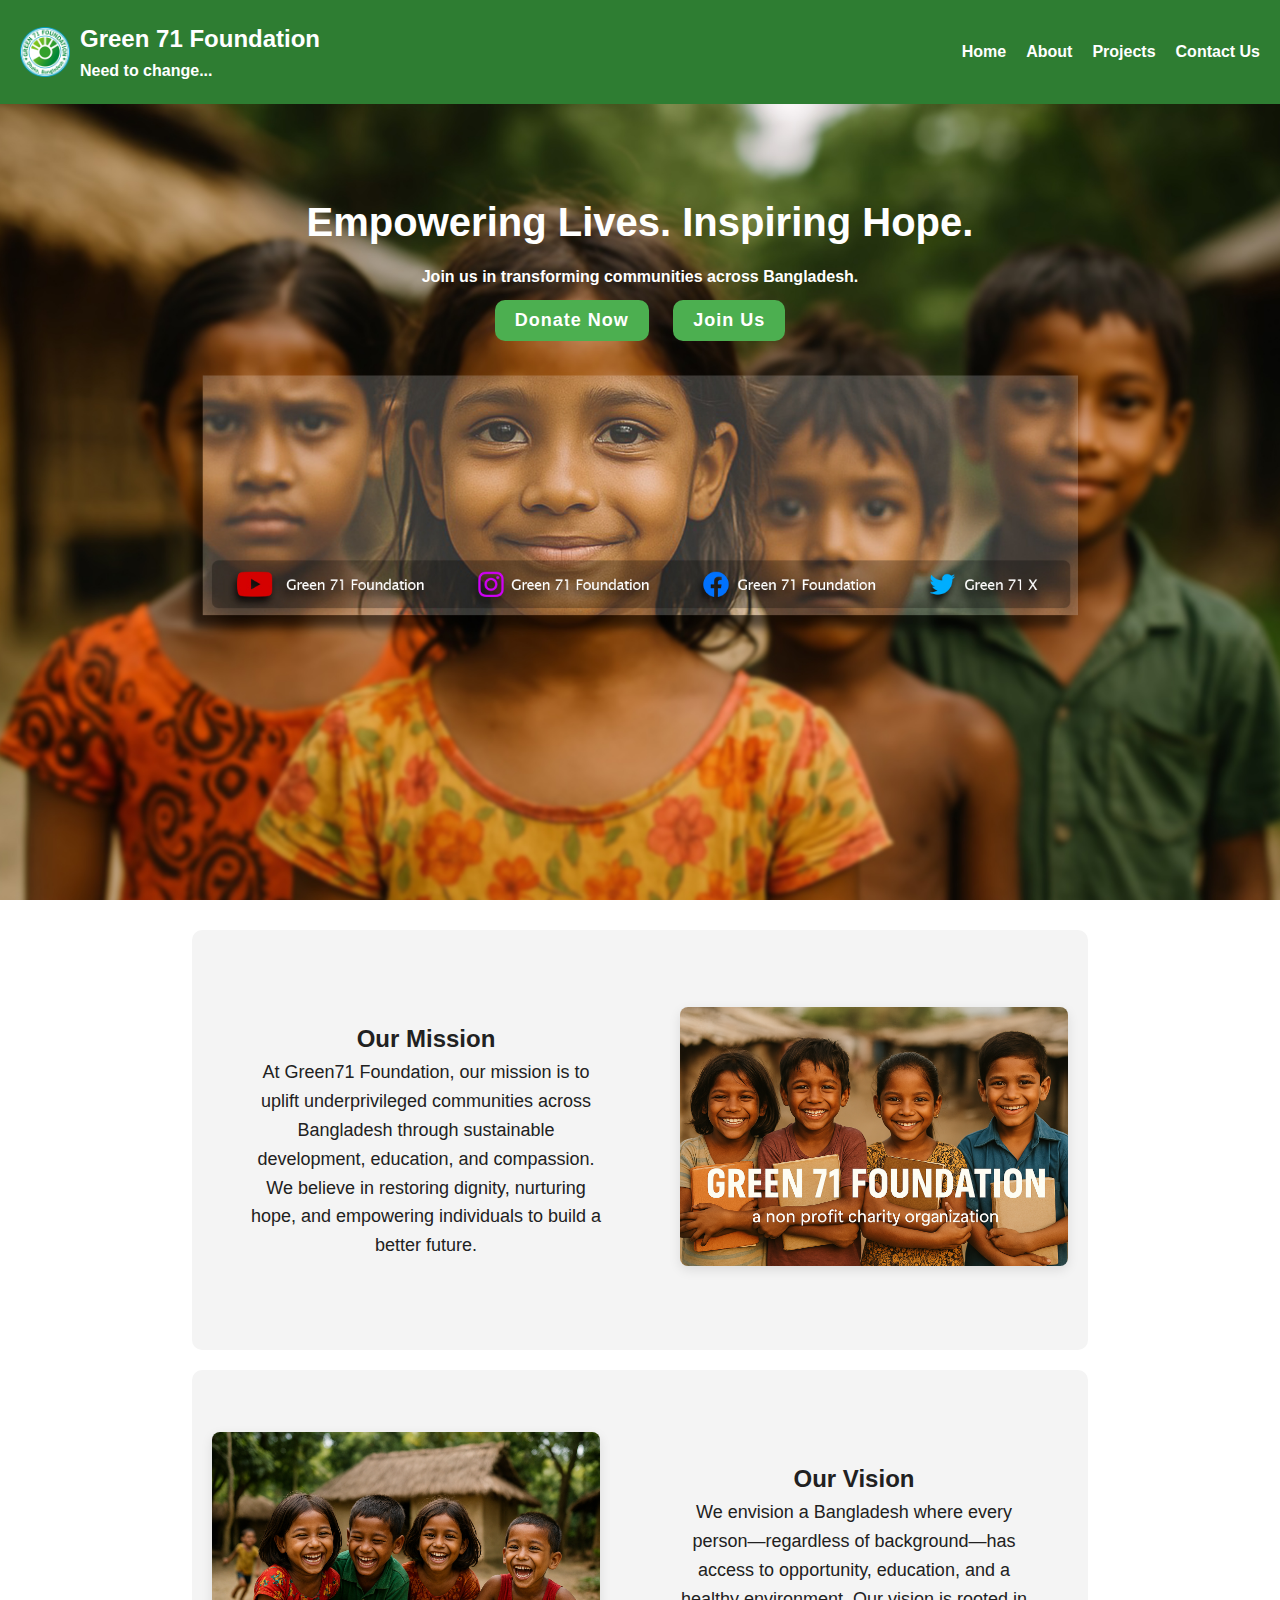
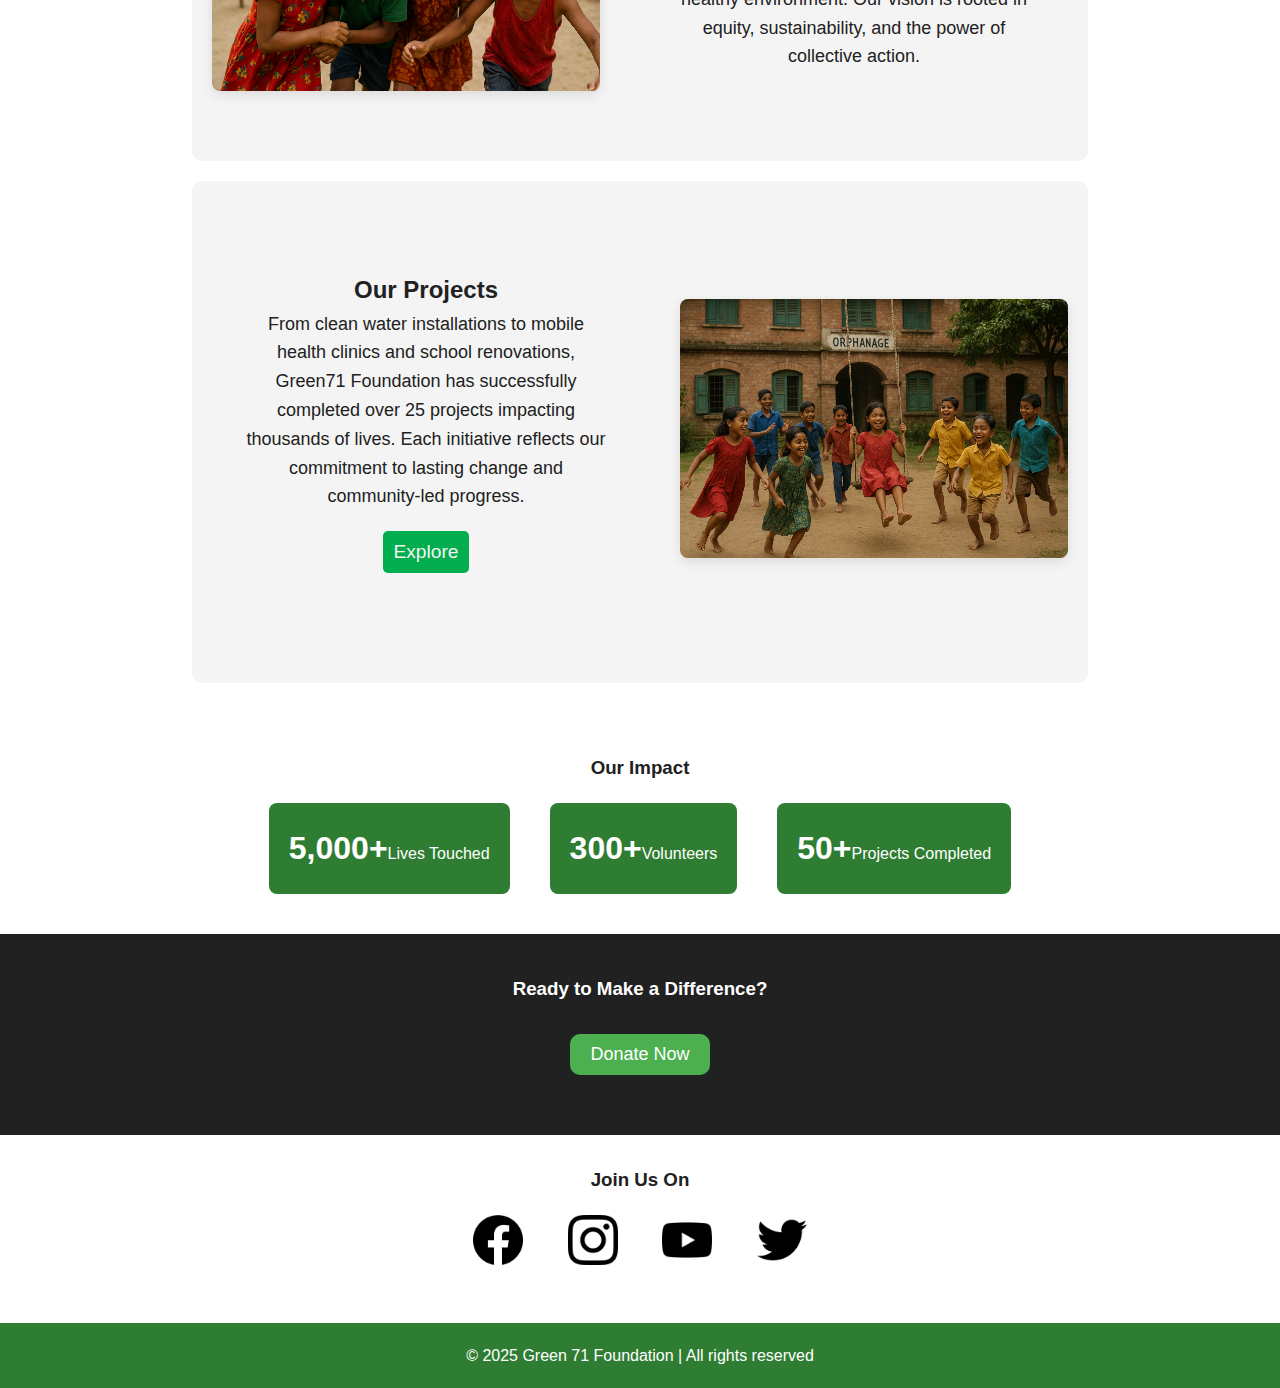
<file: index.html>
<!DOCTYPE html>
<html lang="en">
<head>
  <meta charset="UTF-8" />
  <meta name="viewport" content="width=device-width, initial-scale=1.0" />
  <title>Green 71 Foundation</title>
  <link rel="stylesheet" href="./styles.css" />
  <link rel="shortcut icon" href="./images//Green 71 Foundation Logo.png" type="image/x-icon">
</head>
<body>
  <header class="hero">
    <nav class="navbar">
      <a href="./">
        <img src="./images/Green 71 Foundation Logo.png" alt="Logo" width="50px">
        <div>
          <h1 class="logo">Green 71 Foundation</h1>
          <p>Need to change...</p>
        </div>
      </a>
      <ul class="nav-links" id="nav-list">
        <li><a href="./">Home</a></li>
        <li><a href="./about.html">About</a></li>
        <li><a href="./projects.html">Projects</a></li>
        <li><a href="./contact.html">Contact Us</a></li>
      </ul>
      <span class="menu" id="menuBtn">&#9776;</span>
      <span class="cross" id="crossBtn">&#215;</span>
    </nav>
    <div class="hero-content">
      <h2>Empowering Lives. Inspiring Hope.</h2>
      <p>Join us in transforming communities across Bangladesh.</p>
      <div class="cta-buttons">
        <button onclick="scrollToSection('donate')">Donate Now</button>
        <button onclick="scrollToSection('join')">Join Us</button>
      </div>
    </div>
  </header>
<div class="body">
  <div class="section mission">
  <div class="text-column">
    <h2>Our Mission</h2>
    <p>
      At Green71 Foundation, our mission is to uplift underprivileged communities across Bangladesh 
      through sustainable development, education, and compassion. We believe in restoring dignity, 
      nurturing hope, and empowering individuals to build a better future.
    </p>
  </div>
  <div class="image-column">
    <img src="./images/Create a professiona.png" alt="Community empowerment in action">
  </div>
</div>
<div class="section vision">
  <div class="image-column">
    <img src="./images/Bangladeshi children.png" alt="Hopeful children looking toward the future">
  </div>
  <div class="text-column">
    <h2>Our Vision</h2>
    <p>
      We envision a Bangladesh where every person—regardless of background—has access to opportunity, 
      education, and a healthy environment. Our vision is rooted in equity, sustainability, and the 
      power of collective action.
    </p>
  </div>
</div>
<div class="section completed-projects">
  <div class="text-column">
    <h2>Our Projects</h2>
    <p>
      From clean water installations to mobile health clinics and school renovations, Green71 Foundation 
      has successfully completed over 25 projects impacting thousands of lives. Each initiative reflects 
      our commitment to lasting change and community-led progress.
    </p>
    <a href="./projects.html">
      <button>Explore</button>
    </a>
  </div>
  <div class="image-column">
    <img src="./images/Create an image of a.png" alt="Volunteers celebrating project completion">
  </div>
</div>
</div>
  <section class="impact">
    <h3>Our Impact</h3>
    <div class="stats">
      <div><strong>5,000+</strong><span>Lives Touched</span></div>
      <div><strong>300+</strong><span>Volunteers</span></div>
      <div><strong>50+</strong><span>Projects Completed</span></div>
    </div>
  </section>

  <section class="cta" id="donate">
    <h3>Ready to Make a Difference?</h3>
    <a href="./donate.html">
      <button>Donate Now</button>
    </a>
  </section>

  <section id="join">
    <h3>Join Us On</h3>
    <div class="icons">
      <a href="https://www.facebook.com/people/Green-71-Foundation/61578868388127/" target="_blank">
        <img src="./Socials/facebook.png" alt="">
      </a>
      <a href="https://www.instagram.com/green71foundation/" target="_blank">
        <img src="./Socials/instagram.png" alt="">
      </a>
      <a href="https://www.youtube.com/@green71foundation" target="_blank">
        <img src="./Socials/youtube.png" alt="">
      </a>
      <a href="https://x.com/green71x" target="_blank">
        <img src="./Socials/twitter.png" alt="">
      </a>
    </div>
  </section>

  <footer>
    <p>&copy; 2025 Green 71 Foundation | All rights reserved</p>
  </footer>

  <script src="./script.js"></script>
</body>
</html>
</file>
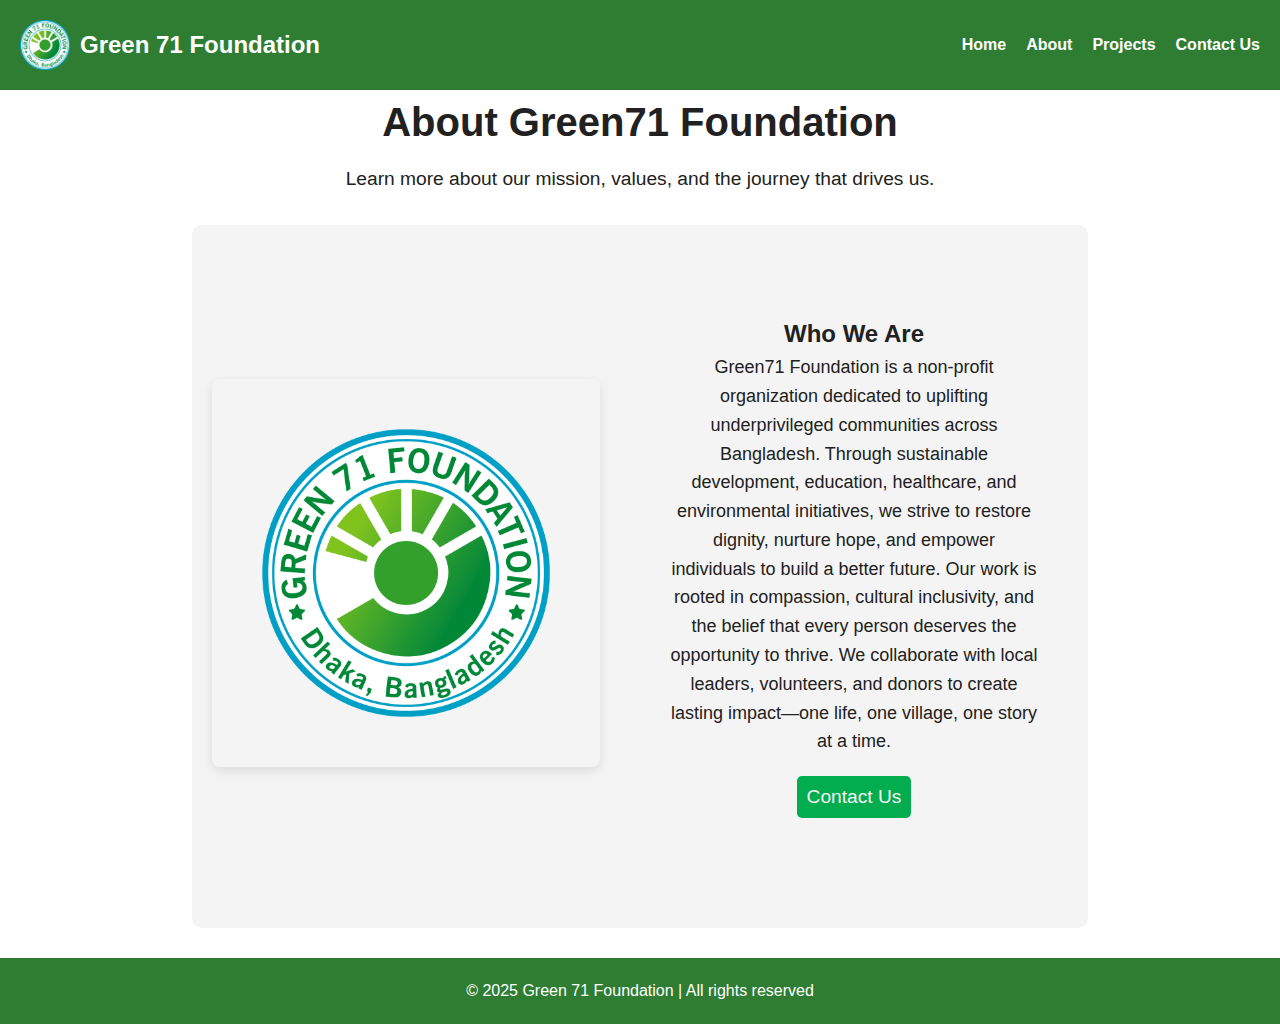
<file: about.html>
<!DOCTYPE html>
<html lang="en">
<head>
  <meta charset="UTF-8" />
  <meta name="viewport" content="width=device-width, initial-scale=1.0" />
  <link rel="shortcut icon" href="./images//Green 71 Foundation Logo.png" type="image/x-icon">
  <title>About Us | Green71 Foundation</title>
  <meta name="description" content="Learn about Green 71 Foundation's mission
   to empower communities through digital innovation, education, and social impact.
   Meet the team driving change across Bangladesh and beyond.">
  <link rel="stylesheet" href="./styles.css" />
</head>
<body>
  <header class="about-hero">
    <nav class="navbar">
      <a href="./">
        <img src="./images/Green 71 Foundation Logo.png" alt="Logo" width="50px">
        <h1 class="logo">Green 71 Foundation</h1>
      </a>
      <ul class="nav-links" id="nav-list">
        <li><a href="./">Home</a></li>
        <li><a href="./about.html">About</a></li>
        <li><a href="./projects.html">Projects</a></li>
        <li><a href="./contact.html">Contact Us</a></li>
      </ul>
      <span class="menu" id="menuBtn">&#9776;</span>
      <span class="cross" id="crossBtn">&#215;</span>
    </nav>
    <div class="hero-content">
      <h2>About Green71 Foundation</h2>
      <p>Learn more about our mission, values, and the journey that drives us.</p>
    </div>
  </header>

  <div class="body">
    <div class="section about">
      <div class="image-column">
        <img src="./images/Green 71 Foundation Logo.png" alt="Green71 Foundation Logo" />
      </div>
      <div class="text-column">
        <h2>Who We Are</h2>
        <p>
          Green71 Foundation is a non-profit organization dedicated to uplifting underprivileged communities across Bangladesh. 
          Through sustainable development, education, healthcare, and environmental initiatives, we strive to restore dignity, 
          nurture hope, and empower individuals to build a better future. Our work is rooted in compassion, cultural inclusivity, 
          and the belief that every person deserves the opportunity to thrive. We collaborate with local leaders, volunteers, and 
          donors to create lasting impact—one life, one village, one story at a time.
        </p>
        <a href="./contact.html">
            <button>Contact Us</button>
        </a>
      </div>
    </div>
  </div>

  <footer>
    <p>&copy; 2025 Green 71 Foundation | All rights reserved</p>
  </footer>

  <script src="./script.js"></script>
</body>
</html>
</file>
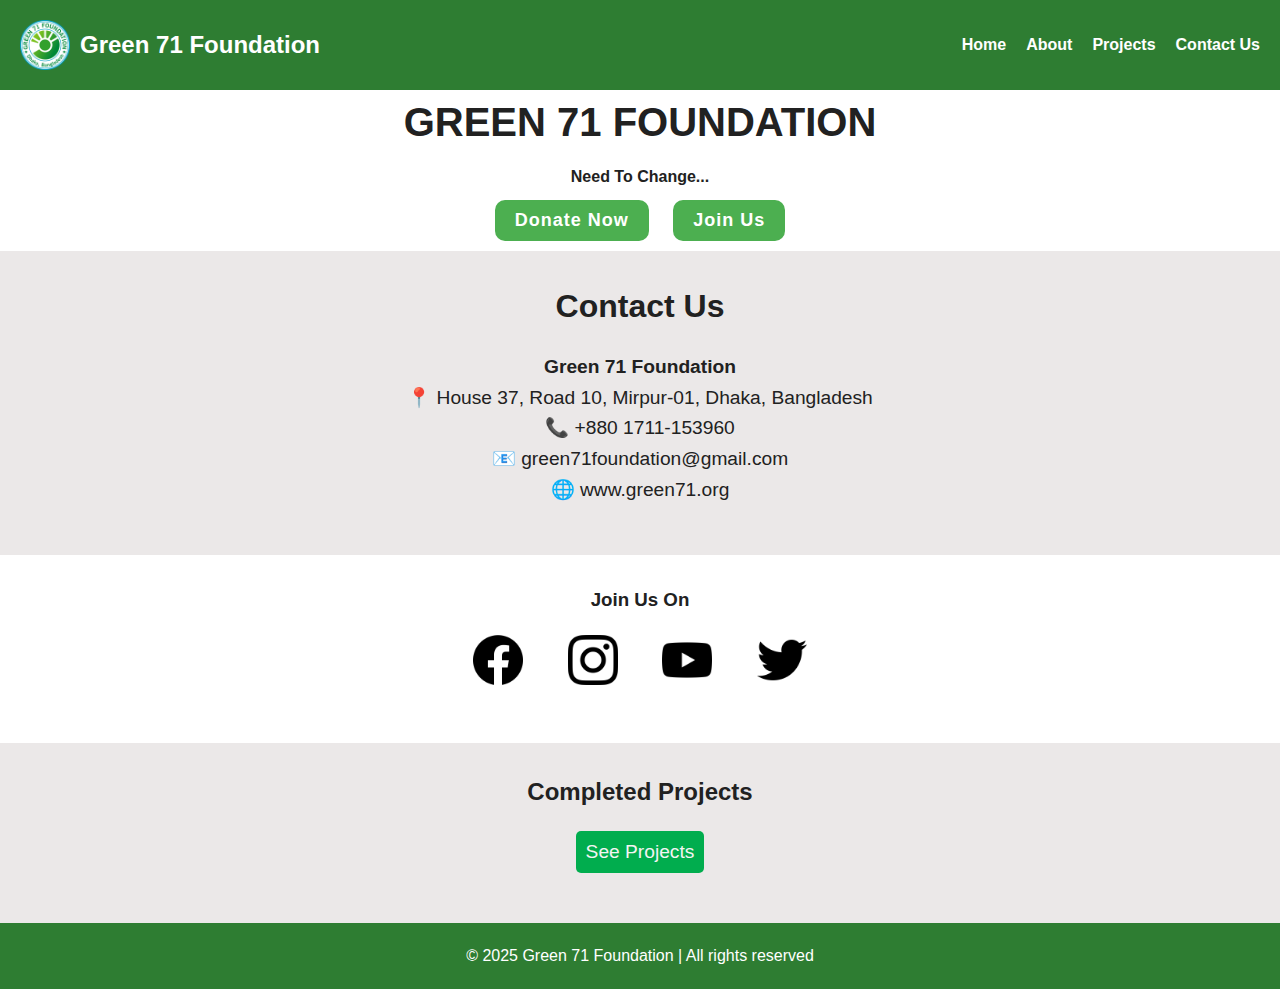
<file: contact.html>
<!DOCTYPE html>
<html lang="en">
<head>
    <meta charset="UTF-8">
    <link rel="stylesheet" href="./styles.css">
    <meta name="viewport" content="width=device-width, initial-scale=1.0">
    <link rel="shortcut icon" href="./images//Green 71 Foundation Logo.png" type="image/x-icon">
    <title>Contact Us | green71 foundation</title>
</head>
<body>
  <header class="contact-hero">
    <nav class="navbar">
      <a href="./index.html">
        <img src="./images/Green 71 Foundation Logo.png" alt="Logo" width="50px">
        <h1 class="logo">Green 71 Foundation</h1>
      </a>
      <ul class="nav-links" id="nav-list">
        <li><a href="./index.html">Home</a></li>
        <li><a href="./about.html">About</a></li>
        <li><a href="./projects.html">Projects</a></li>
        <li><a href="./contact.html">Contact Us</a></li>
      </ul>
      <span class="menu" id="menuBtn">&#9776;</span>
      <span class="cross" id="crossBtn">&#215;</span>
    </nav>
    <div class="hero-content">
      <h2>GREEN 71 FOUNDATION</h2>
      <strong>Need To Change...</strong>
      <div class="cta-buttons">
        <a href="./donate.html">
            <button>Donate Now</button>
        </a>
        <button onclick="scrollToSection('join')">Join Us</button>
      </div>
    </div>
  </header>
  <div class="contact-container">
    <h1>Contact Us</h1>

    <div class="contact-info">
      <p><strong>Green 71 Foundation</strong></p>
      <p>📍 House 37, Road 10, Mirpur-01, Dhaka, Bangladesh</p>
      <p>📞 +880 1711-153960</p>
      <p>📧 <a href="mailto:green71foundation@gmail.com">green71foundation@gmail.com</a></p>
      <p>🌐 <a href="https://www.green71foundation.com" target="_blank" rel="noopener noreferrer">www.green71.org</a></p>
    </div>

  </div>

  <section id="join">
    <h3>Join Us On</h3>
    <div class="icons">
      <a href="https://www.facebook.com/people/Green-71-Foundation/61578868388127/" target="_blank">
        <img src="./Socials/facebook.png" alt="">
      </a>
      <a href="https://www.instagram.com/green71foundation/" target="_blank">
        <img src="./Socials/instagram.png" alt="">
      </a>
      <a href="https://www.youtube.com/@green71foundation" target="_blank">
        <img src="./Socials/youtube.png" alt="">
      </a>
      <a href="https://x.com/green71x" target="_blank">
        <img src="./Socials/twitter.png" alt="">
      </a>
    </div>
  </section>

  <section class="projects-btn contact-container">
    <h2>Completed Projects</h2>
    <a href="./projects.html">
      <button>See Projects</button>
    </a>
  </section>

  <footer>
    <p>&copy; 2025 Green 71 Foundation | All rights reserved</p>
  </footer>

  <script src="./script.js"></script>

</body>
</html>
</file>
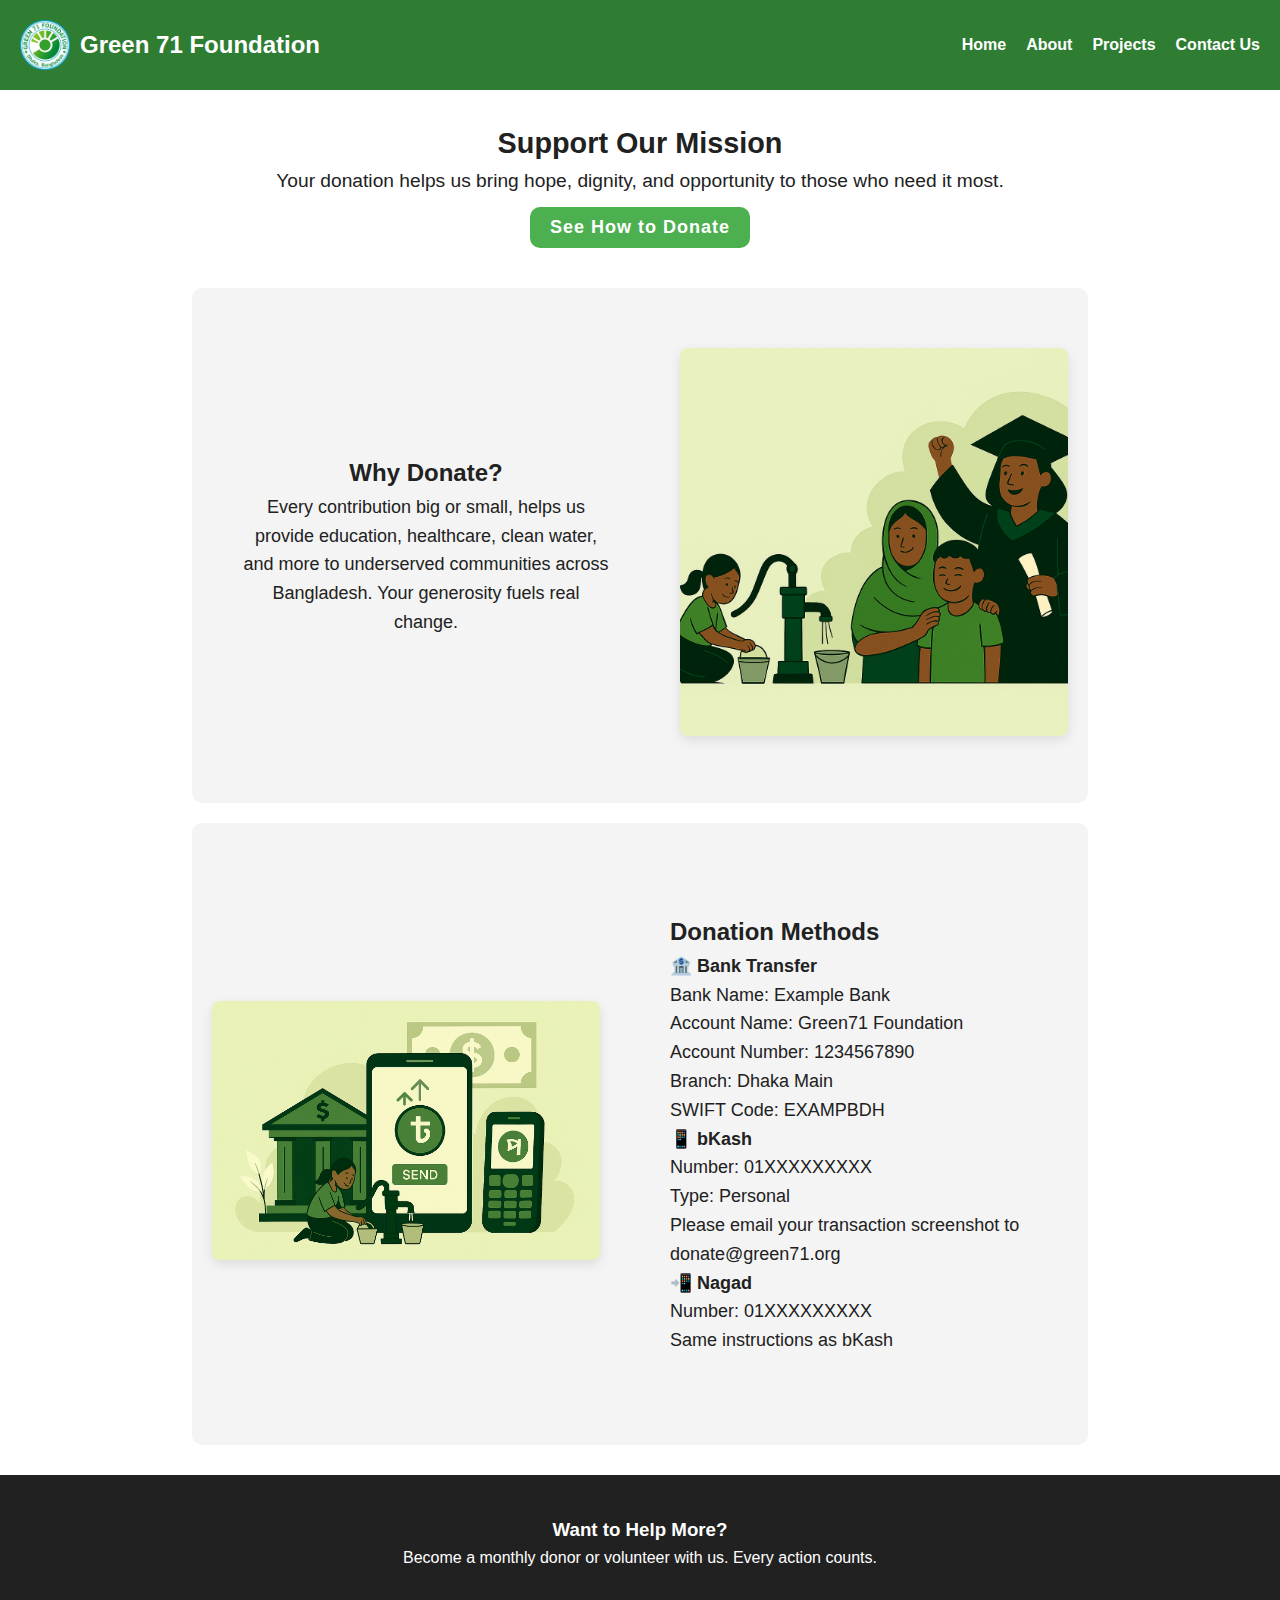
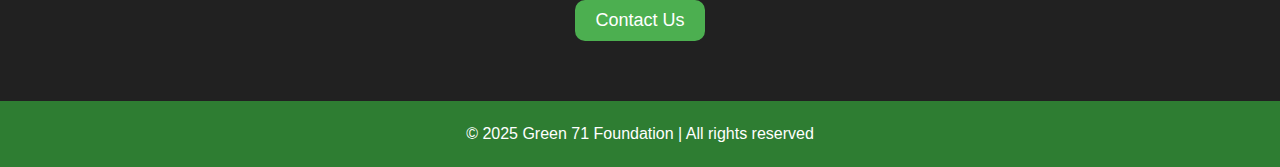
<file: donate.html>
<!DOCTYPE html>
<html lang="en">
<head>
  <meta charset="UTF-8" />
  <meta name="viewport" content="width=device-width, initial-scale=1.0" />
  <title>Donate | Green71 Foundation</title>
  <link rel="stylesheet" href="./styles.css" />
</head>
<body>
  <header class="Donate-hero">
    <nav class="navbar">
      <a href="./index.html">
        <img src="./images/Green 71 Foundation Logo.png" alt="Logo" width="50px">
        <h1 class="logo">Green 71 Foundation</h1>
      </a>
      <ul class="nav-links" id="nav-list">
        <li><a href="./index.html">Home</a></li>
        <li><a href="./about.html">About</a></li>
        <li><a href="./projects.html">Projects</a></li>
        <li><a href="./contact.html">Contact Us</a></li>
      </ul>
      <span class="menu" id="menuBtn">&#9776;</span>
      <span class="cross" id="crossBtn">&#215;</span>
    </nav>
    <div class="donate-hero-content">
      <h2>Support Our Mission</h2>
      <p>Your donation helps us bring hope, dignity, and opportunity to those who need it most.</p>
      <div class="cta-buttons">
        <button onclick="document.getElementById('donation-methods').scrollIntoView({behavior:'smooth'})">See How to Donate</button>
      </div>
    </div>
  </header>

  <div class="body">
    <div class="section mission">
      <div class="text-column">
        <h2>Why Donate?</h2>
        <p>
          Every contribution big or small, helps us provide education, healthcare, clean water, and more to underserved communities across Bangladesh. Your generosity fuels real change.
        </p>
      </div>
      <div class="image-column">
        <img src="./images/Donate 1.png" alt="Donation impact image">
      </div>
    </div>

    <div class="section" id="donation-methods">
      <div class="image-column">
        <img src="./images/illustration of Bank.png" alt="Mobile payment illustration">
      </div>
      <div class="text-column">
        <h2>Donation Methods</h2>
        <p><strong>🏦 Bank Transfer</strong><br>
          Bank Name: Example Bank<br>
          Account Name: Green71 Foundation<br>
          Account Number: 1234567890<br>
          Branch: Dhaka Main<br>
          SWIFT Code: EXAMPBDH
        </p>
        <p><strong>📱 bKash</strong><br>
          Number: 01XXXXXXXXX<br>
          Type: Personal<br>
          Please email your transaction screenshot to <a href="mailto:donate@green71.org">donate@green71.org</a>
        </p>
        <p><strong>📲 Nagad</strong><br>
          Number: 01XXXXXXXXX<br>
          Same instructions as bKash
        </p>
      </div>
    </div>
  </div>

  <section class="cta">
    <h3>Want to Help More?</h3>
    <p>Become a monthly donor or volunteer with us. Every action counts.</p>
    <a href="./contact.html">
      <button>Contact Us</button>
    </a>
  </section>

  <footer>
    <p>&copy; 2025 Green 71 Foundation | All rights reserved</p>
  </footer>

  <script src="./script.js"></script>
</body>
</html>
</file>
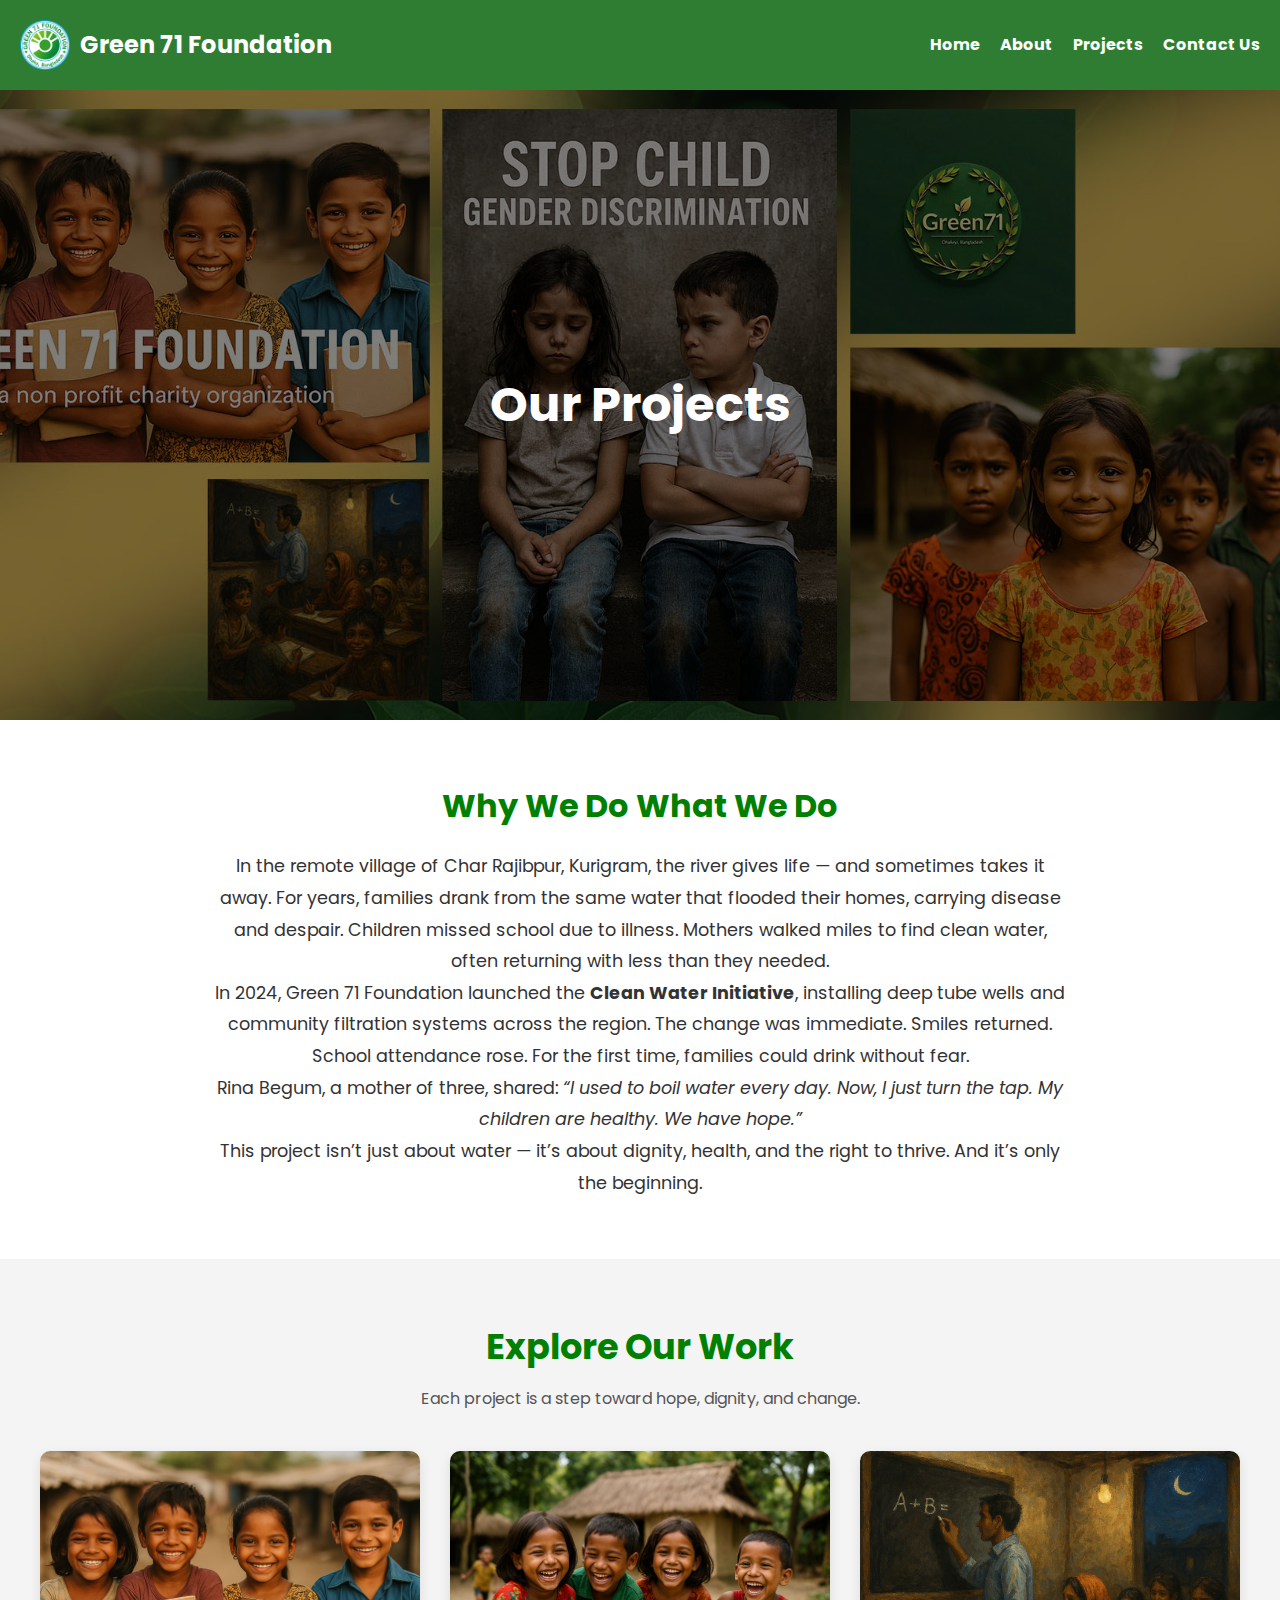
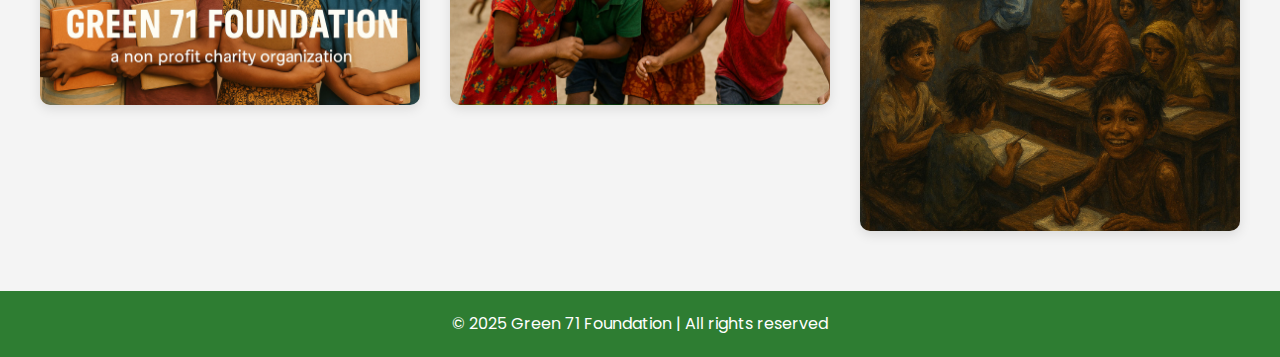
<file: projects.html>
<!DOCTYPE html>
<html lang="en">
<head>
  <meta charset="UTF-8">
  <link rel="stylesheet" href="./styles.css">
  <meta name="viewport" content="width=device-width, initial-scale=1.0">
  <link rel="shortcut icon" href="./images//Green 71 Foundation Logo.png" type="image/x-icon">
  <title>Our Projects | Green 71 Foundation</title>
  <meta name="description" content="Support Green 71 Foundation's donation projects
   that drive education, healthcare, and disaster relief across Bangladesh.
   Every contribution creates lasting impact for vulnerable communities.">
  <link href="https://fonts.googleapis.com/css2?family=Poppins:wght@400;600&display=swap" rel="stylesheet">
  <style>
    :root {
      --green: #008000;
      --black: #1a1a1a;
      --white: #ffffff;
    }

    body {
      font-family: 'Poppins', sans-serif;
      background-color: var(--white);
      color: var(--black);
    }

    header.hero {
      background: url('./images/Grid-banner-copy.jpg') center/cover no-repeat;
      display: flex;
      align-items: center;
      justify-content: center;
      position: relative;
      text-align: center;
      height: 70vh;
    }

    header.hero::after {
      content: '';
      position: absolute;
      inset: 0;
      background-color: rgba(0, 0, 0, 0.5);
    }

    header.hero h1 {
      position: relative;
      color: var(--white);
      font-size: 3rem;
      z-index: 1;
    }

    .story-section {
      padding: 60px 20px;
      max-width: 900px;
      margin: auto;
      text-align: center;
    }

    .story-section h2 {
      font-size: 2rem;
      color: var(--green);
      margin-bottom: 20px;
    }

    .story-section p {
      font-size: 1.1rem;
      line-height: 1.8;
      color: #333;
    }

    .projects-section {
      padding: 60px 20px;
      background-color: #f4f4f4;
    }

    .projects-section h2 {
      text-align: center;
      font-size: 2.2rem;
      color: var(--green);
      margin-bottom: 10px;
    }

    .projects-section p {
      text-align: center;
      font-size: 1rem;
      color: #555;
      margin-bottom: 40px;
    }

    .projects-grid {
      display: grid;
      grid-template-columns: repeat(auto-fit, minmax(280px, 1fr));
      gap: 30px;
      max-width: 1200px;
      margin: auto;
    }

    .project-card {
      position: relative;
      overflow: hidden;
      border-radius: 10px;
      box-shadow: 0 4px 12px rgba(0,0,0,0.1);
      background-color: var(--white);
      text-align: left;
      height: fit-content;
    }

    .project-card img {
      width: 100%;
      height: auto;
      display: block;
      transition: transform 0.3s ease;
    }

    .project-card:hover img {
      transform: scale(1.05);
    }
    .project-card p{
      color: yellow;
      text-align: left;
    }

    .project-overlay {
      position: absolute;
      bottom: 0;
      background: rgba(0, 128, 0, 0.85);
      color: var(--white);
      width: 100%;
      padding: 10px;
      transform: translateY(100%);
      transition: transform 0.3s ease;
      text-align: left;
    }

    .project-card:hover .project-overlay {
      transform: translateY(0);
    }

    .project-overlay h3 {
      margin: 0 0 10px;
      font-size: 1.4rem;
    }

    .project-overlay p {
      font-size: 1rem;
      margin-bottom: 10px;
    }

    .project-overlay a{
      color: rgb(124, 196, 255);
    }

    .read-more {
      color: var(--white);
      text-decoration: underline;
      font-weight: bold;
    }

    @media (max-width: 600px) {
      header.hero h1 {
        font-size: 2rem;
      }

      .story-section h2 {
        font-size: 1.6rem;
      }

      .story-section p {
        font-size: 1rem;
      }
    }
  </style>
</head>
<body>
    <nav class="navbar">
      <a href="./">
        <img src="./images/Green 71 Foundation Logo.png" alt="Logo" width="50px">
        <h1 class="logo">Green 71 Foundation</h1>
      </a>
      <ul class="nav-links" id="nav-list">
        <li><a href="./">Home</a></li>
        <li><a href="./about.html">About</a></li>
        <li><a href="./projects.html">Projects</a></li>
        <li><a href="./contact.html">Contact Us</a></li>
      </ul>
      <span class="menu" id="menuBtn">&#9776;</span>
      <span class="cross" id="crossBtn">&#215;</span>
    </nav>

  <!-- Hero Banner -->
  <header class="hero projects-hero">
    <h1>Our Projects</h1>
  </header>

  <!-- Short Story Section -->
  <section class="story-section">
    <h2>Why We Do What We Do</h2>
    <p>
      In the remote village of Char Rajibpur, Kurigram, the river gives life — and sometimes takes it away. For years, families drank from the same water that flooded their homes, carrying disease and despair. Children missed school due to illness. Mothers walked miles to find clean water, often returning with less than they needed.
    </p>
    <p>
      In 2024, Green 71 Foundation launched the <strong>Clean Water Initiative</strong>, installing deep tube wells and community filtration systems across the region. The change was immediate. Smiles returned. School attendance rose. For the first time, families could drink without fear.
    </p>
    <p>
      Rina Begum, a mother of three, shared: <em>“I used to boil water every day. Now, I just turn the tap. My children are healthy. We have hope.”</em>
    </p>
    <p>
      This project isn’t just about water — it’s about dignity, health, and the right to thrive. And it’s only the beginning.
    </p>
  </section>

  <!-- Projects Gallery -->
  <section class="projects-section">
    <h2>Explore Our Work</h2>
    <p>Each project is a step toward hope, dignity, and change.</p>

    <div class="projects-grid" id="projects">

      <div class="project-card">
        <img src="./images/Create-a-professiona.jpg" alt="Education for All">
        <div class="project-overlay">
          <h3>Education for All</h3>
          <p>School kits and mentorship for rural children.</p>
          <a href="#" class="read-more">Read More</a>
        </div>
      </div>

      <div class="project-card">
        <img src="./images/Bangladeshi-children.jpg" alt="Green Villages">
        <div class="project-overlay">
          <h3>Green Villages</h3>
          <p>Tree planting and climate awareness in flood-prone areas.</p>
          <a href="#" class="read-more">Read More</a>
        </div>
      </div>

      <div class="project-card">
        <img src="./images/create-an-image-for-.jpg" alt="Clean Water Initiative">
        <div class="project-overlay">
          <h3>Clean Water Initiative</h3>
          <p>Safe drinking water for 500+ families in Kurigram.</p>
          <a href="#" class="read-more">Read More</a>
        </div>
      </div>
    </div>
  </section>
  <footer>
    <p>&copy; 2025 Green 71 Foundation | All rights reserved</p>
  </footer>

  <script src="./script.js"></script>
</body>
</html>
</file>
<file: styles.css>
/* Reset & Base */
* {
  margin: 0;
  padding: 0;
  box-sizing: border-box;
}
body {
  font-family: 'Open Sans', sans-serif;
  background-color: #ffffff;
  color: #212121;
  line-height: 1.6;
  overflow-x: hidden;
  margin-top: 90px;
}

/* Navbar */
.navbar {
  display: flex;
  justify-content: space-between;
  align-items: center;
  padding: 20px;
  background-color: #2E7D32;
  color: white;
  flex-wrap: wrap;
  position: fixed;
  top: 0;
  left: 0;
  width: 100%;
  z-index: 100;
}

.navbar a{
  display: flex;
  align-items: center;
  gap: 10px;
}
.logo {
  font-size: 1.5rem;
}
.nav-links {
  list-style: none;
  display: flex;
  gap: 20px;
}
.nav-links a {
  color: white;
  text-decoration: none;
  font-weight: bold;
}

/* Hero Section */
.hero {
  background: url(./images/Banner\ BG.jpg) center/cover no-repeat;
  height: 90vh;
  display: flex;
  flex-direction: column;
  justify-content: space-between;
  color: white;
  overflow: hidden;
  font-weight: bold;
}
.hero-content {
  text-align: center;
  margin-top: 50px;
}
.hero-content h2 {
  font-size: 2.5rem;
  margin-bottom: 10px;
  margin-top: 50px;
}
.cta-buttons button {
  margin: 10px;
  padding: 10px 20px;
  background-color: #4CAF50;
  border: none;
  color: white;
  font-size: 1rem;
  cursor: pointer;
  font-size: large;
  font-weight: bold;
  letter-spacing: 1px;
  border-radius: 10px;
}
.cta-buttons button:hover {
  background-color: #388E3C;
}

/* Mission Section */
.mission {
  padding: 40px 20px;
  text-align: center;
}
.mission h3 {
  color: #2E7D32;
  margin-bottom: 10px;
}

.text-column p{
  font-size: large;
  font-weight: normal;
}
/* Impact Section */
.impact {
  padding: 40px 20px;
  text-align: center;
}
.stats {
  display: flex;
  justify-content: center;
  gap: 40px;
  margin-top: 20px;
  flex-wrap: wrap;
}
.stats div {
  background-color: #2E7D32;
  color: white;
  padding: 20px;
  border-radius: 8px;
  min-width: 120px;
  text-align: center;
}
.stats strong {
  font-size: 2rem;
}

/* CTA Section */
.cta {
  padding: 40px 20px;
  text-align: center;
  background-color: #212121;
  color: white;
}
.cta button {
  padding: 10px 20px;
  background-color: #4CAF50;
  border: none;
  color: white;
  font-size: 1rem;
  cursor: pointer;
  border-radius: 10px;
  font-size: large;
  margin-top: 30px;
}
.cta button:hover {
  background-color: #388E3C;
}

.donate-hero-content{
  text-align: center;
  font-size: larger;
  margin-top: 120px;
}

#donation-methods .text-column{
  text-align: left;
}

.icons img{
  width: 50px;
  margin: 20px;
}

#join{
  text-align: center;
  margin: 30px 0;
}

.about img{
  padding: 50px;
}

.contact-container{
  background-color: #ebe8e8;
  text-align: center;
  padding: 30px 0;
}

.contact-container .contact-info{
  padding: 20px 60px;
  font-size: larger;
}

.projects-btn{
  text-align: center;
}

/* Footer */
footer {
  text-align: center;
  padding: 20px;
  background-color: #2E7D32;
  color: white;
}

.menu{
  font-size: xx-large;
  cursor: pointer;
  display: none;
}

.cross{
  display: none;
}

a{
  text-decoration: none;
  color: inherit;
}

.section {
  display: flex;
  align-items: center;
  justify-content: space-between;
  padding: 60px 20px;
  gap: 40px;
  width: 70%;
  background-color: #f4f4f4;
  border-radius: 10px;
}

.text-column {
  flex: 1;
  max-width: 50%;
  text-align: center;
  padding: 30px;
}

.image-column {
  flex: 1;
  max-width: 50%;
}

.image-column img {
  width: 100%;
  border-radius: 8px;
  box-shadow: 0 4px 12px rgba(0,0,0,0.1);
}
.body{
  display: flex;
  justify-content: center;
  align-items: center;
  flex-direction: column;
  gap: 20px;
  margin-top: 30px;
  margin-bottom: 30px;
}

.about-hero .hero-content{
  font-size: larger;
  padding: 0;
}

a button{
  padding: 10px;
  font-size: larger;
  background-color: #01ad4e;
  border: none;
  color: #f4f4f4;
  border-radius: 5px;
  margin: 20px;
  cursor: pointer;
}

@media (max-width: 1000px) {
  .section {
    flex-direction: column;
  }
  .text-column, .image-column {
    max-width: 100%;
  }
}

/* 🌐 Responsive Design */
@media (max-width: 768px) {
  .hero-content h2 {
    font-size: 1.8rem;
  }

  .cta-buttons button {
    width: fit-content;
    margin: 10px 0;
  }

  .stats {
    flex-direction: column;
    gap: 20px;
  }

  .stats div {
    width: 80%;
    margin: 0 auto;
  }
}

@media (max-width: 700px) {
  .logo {
    font-size: 1.2rem;
  }

 .cross{
  font-size: xx-large;
  display: none;
  cursor: pointer;
 }

 button{
  max-width: fit-content;
 }
  .nav-links{
    position: absolute;
    top: 0;
    right: -100%;
    background-color: rgba(45, 78, 64, 0.8);
    margin-top: 90px;
    padding: 20px 50px;
    height: 100vh;
    display: block;
    transition: right 0.3s ease-in-out;
  }
  .nav-links li{
    margin: 20px 0;
  }

   .active{
    right: 0;
  }

  .cross-active{
    display: block;
    z-index: 100;
  }

  .hero-content h2 {
    font-size: 1.5rem;
  }

  .cta-buttons button {
    font-size: 0.9rem;
  }

  .mission, .impact, .cta {
    padding: 30px 15px;
  }
  .menu{
    display: block;
  }
  
  .menu-hide{
    display: none;
  }
  .section{
    width: 100%;
  }

  .vision{
    display: flex;
  }
  .text-column{
    order: -1;
  }
}
</file>
